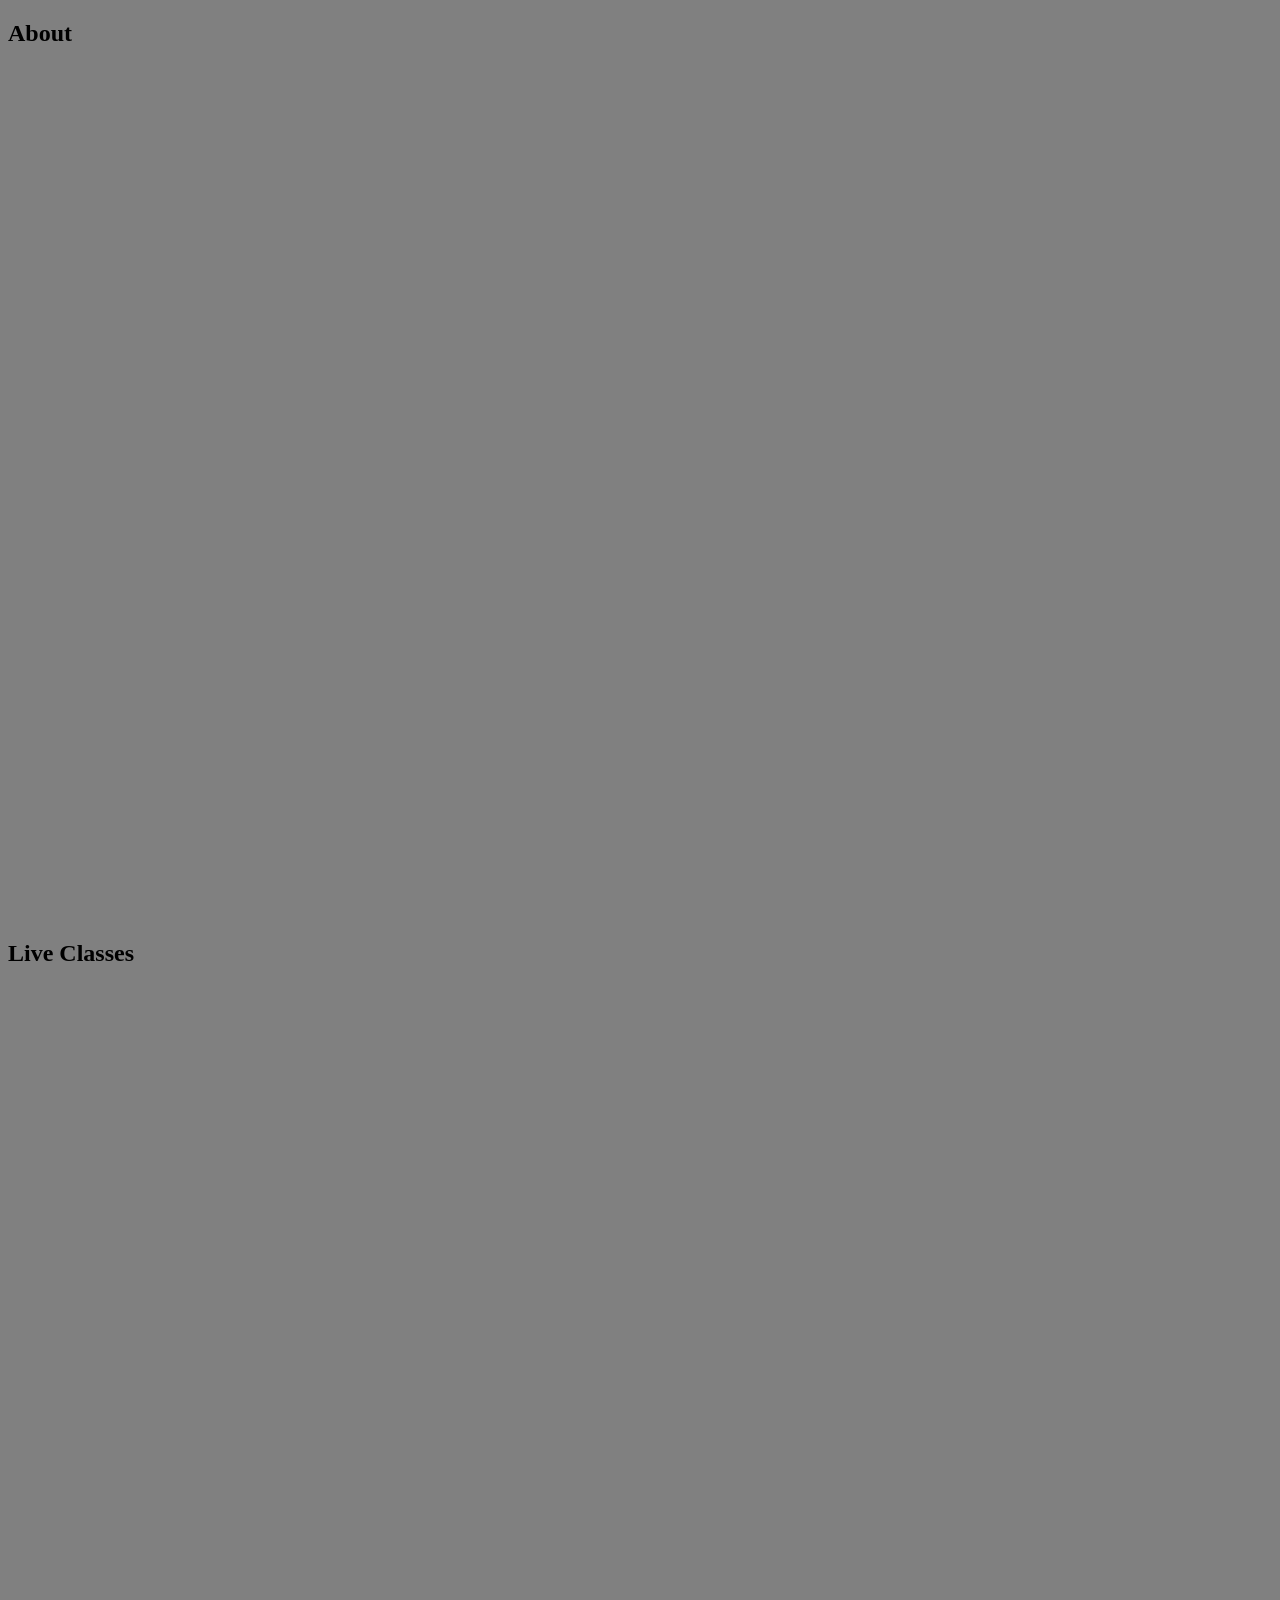
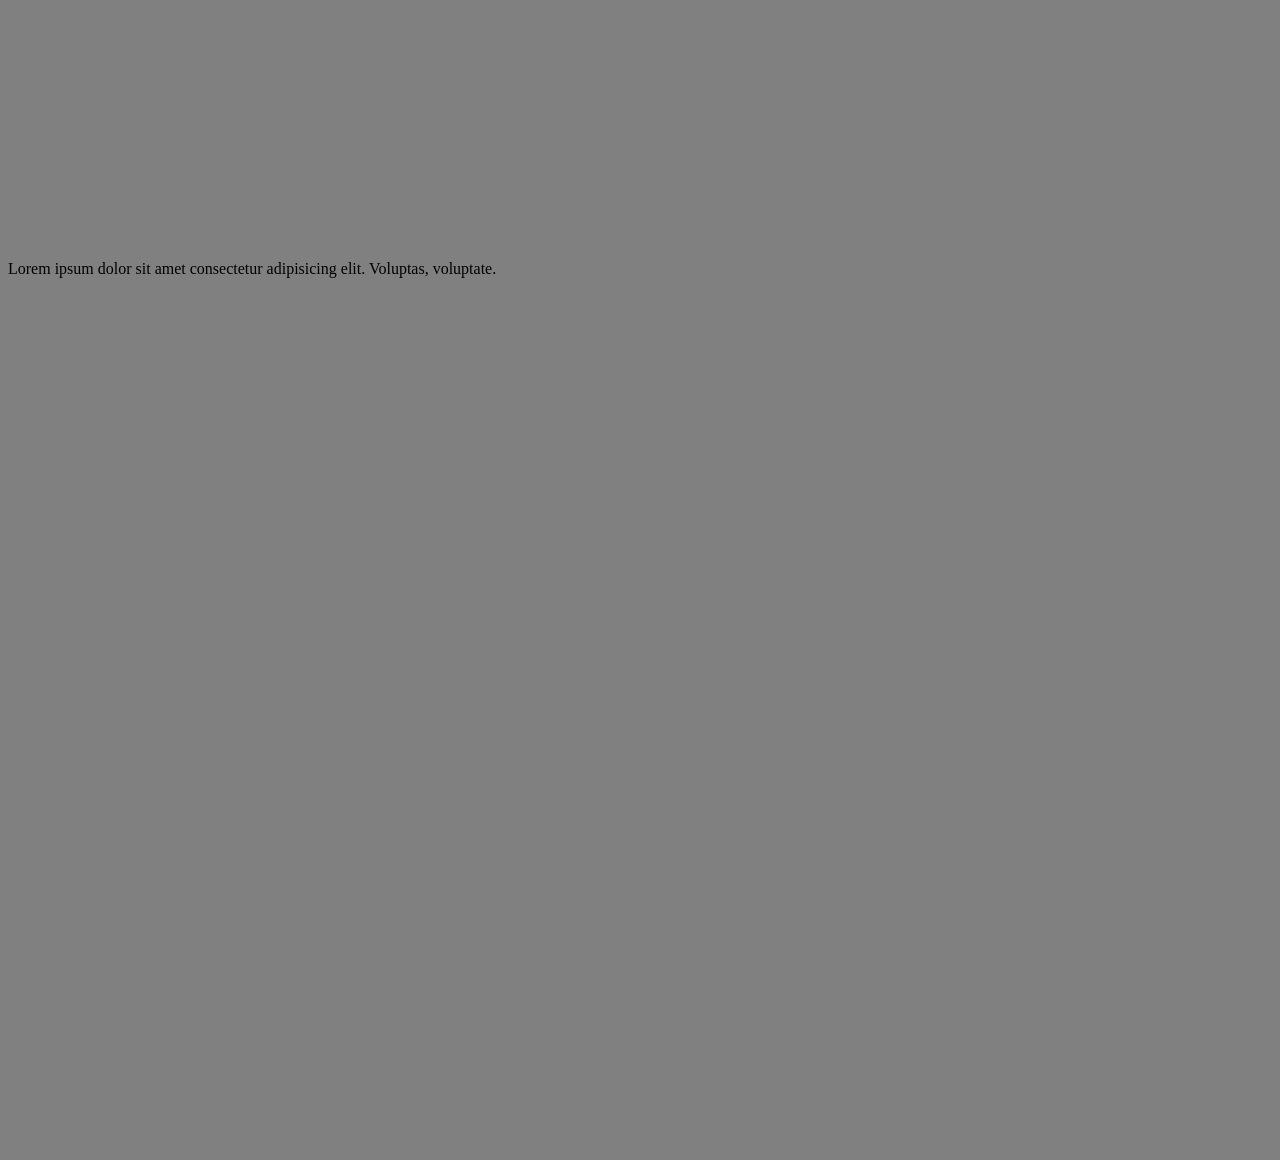
<file: index.html>
<!DOCTYPE html>
<html lang="en">
<head>
    <meta charset="UTF-8">
    <meta name="viewport" content="width=device-width, initial-scale=1.0">
    <title>Document</title>
    <link rel="stylesheet" href="style.css">
</head>
<body>
    <section>
        <div class="id">
            <th class="About">
                <h1>About</h1>
                <h2>Live Classes</h2>
                <p>Lorem ipsum dolor sit amet consectetur adipisicing elit. Voluptas, voluptate.</p>
            </th>
        </div>
    </section>
</body>
</html>
</file>
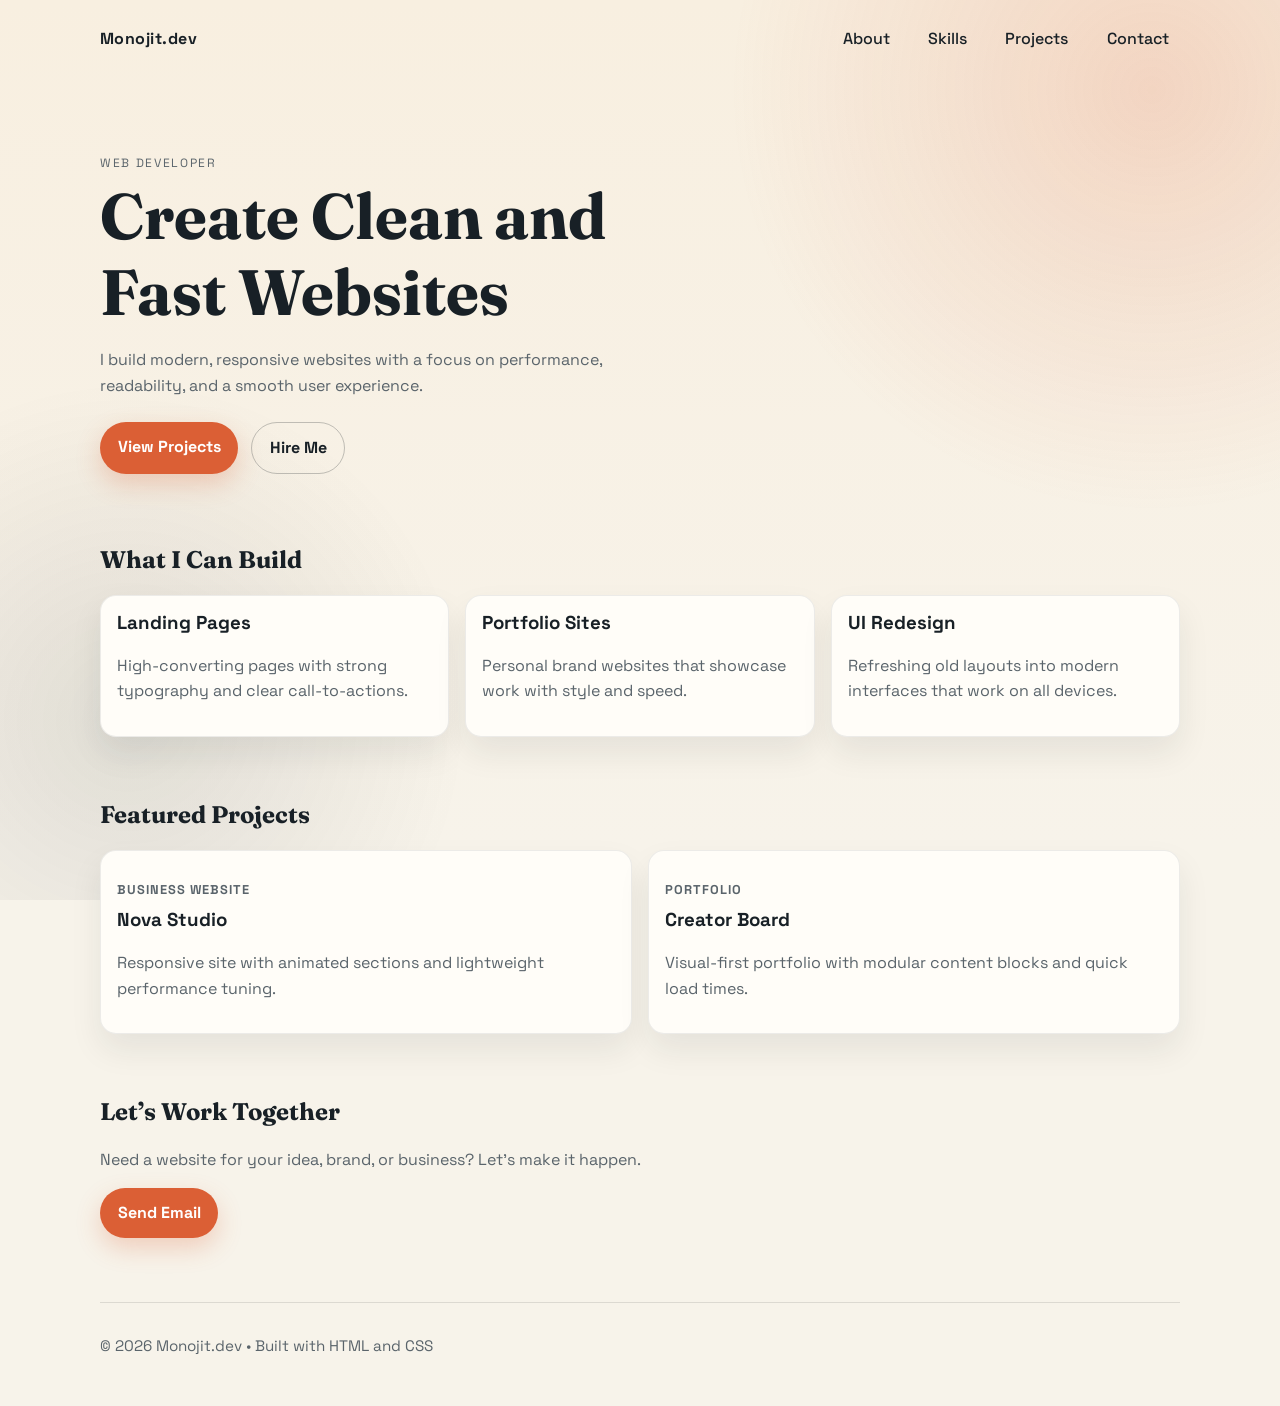
<file: dev/index.html>
<!doctype html>
<html lang="en">
    <head>
        <meta charset="UTF-8" />
        <meta name="viewport" content="width=device-width, initial-scale=1.0" />
        <title>Monojit.dev</title>
        <link rel="stylesheet" href="style.css" />
    </head>
    <body>
        <div class="page-bg"></div>

        <header class="topbar">
            <div class="brand">Monojit.dev</div>
            <nav class="nav-links">
                <a href="#about">About</a>
                <a href="#skills">Skills</a>
                <a href="#projects">Projects</a>
                <a href="#contact">Contact</a>
            </nav>
        </header>

        <main>
            <section class="hero" id="about">
                <p class="eyebrow">Web Developer</p>
                <h1>Create Clean and Fast Websites</h1>
                <p class="hero-copy">
                    I build modern, responsive websites with a focus on performance, readability, and a smooth user
                    experience.
                </p>
                <div class="hero-actions">
                    <a class="btn btn-primary" href="#projects">View Projects</a>
                    <a class="btn btn-ghost" href="#contact">Hire Me</a>
                </div>
            </section>

            <section class="section" id="skills">
                <h2>What I Can Build</h2>
                <div class="grid cards-3">
                    <article class="card">
                        <h3>Landing Pages</h3>
                        <p>High-converting pages with strong typography and clear call-to-actions.</p>
                    </article>
                    <article class="card">
                        <h3>Portfolio Sites</h3>
                        <p>Personal brand websites that showcase work with style and speed.</p>
                    </article>
                    <article class="card">
                        <h3>UI Redesign</h3>
                        <p>Refreshing old layouts into modern interfaces that work on all devices.</p>
                    </article>
                </div>
            </section>

            <section class="section" id="projects">
                <h2>Featured Projects</h2>
                <div class="grid cards-2">
                    <article class="project-card">
                        <p class="tag">Business Website</p>
                        <h3>Nova Studio</h3>
                        <p>Responsive site with animated sections and lightweight performance tuning.</p>
                    </article>
                    <article class="project-card">
                        <p class="tag">Portfolio</p>
                        <h3>Creator Board</h3>
                        <p>Visual-first portfolio with modular content blocks and quick load times.</p>
                    </article>
                </div>
            </section>

            <section class="section contact" id="contact">
                <h2>Let’s Work Together</h2>
                <p>Need a website for your idea, brand, or business? Let’s make it happen.</p>
                <a class="btn btn-primary" href="mailto:hello@monojit.dev">Send Email</a>
            </section>
        </main>

        <footer>
            <p>© 2026 Monojit.dev • Built with HTML and CSS</p>
        </footer>
    </body>
</html>
</file>
<file: style.css>
*{
    height: 100%;
    width: 100%;
    background-color: gray;
}
.About{
    background-color: aqua;
    justify-content: center;
    box-sizing: border-box;
    border-radius: 10px;
}
</file>
<file: dev/style.css>
@import url("https://fonts.googleapis.com/css2?family=Space+Grotesk:wght@400;500;700&family=Fraunces:opsz,wght@9..144,700&display=swap");

:root {
    --bg: #f7f3ea;
    --ink: #182026;
    --surface: #fffdf8;
    --brand: #db5f35;
    --brand-dark: #b44722;
    --muted: #5a646b;
    --ring: rgba(219, 95, 53, 0.25);
    --radius: 16px;
    --shadow: 0 16px 32px rgba(24, 32, 38, 0.08);
}

* {
    box-sizing: border-box;
}

html,
body {
    margin: 0;
    padding: 0;
}

body {
    font-family: "Space Grotesk", sans-serif;
    color: var(--ink);
    background: linear-gradient(180deg, #f8efe0 0%, var(--bg) 60%);
    min-height: 100vh;
    line-height: 1.6;
    overflow-x: hidden;
}

.page-bg {
    position: fixed;
    inset: 0;
    pointer-events: none;
    background-image: radial-gradient(circle at 90% 10%, rgba(219, 95, 53, 0.18), transparent 30%),
        radial-gradient(circle at 10% 80%, rgba(24, 32, 38, 0.1), transparent 25%);
    z-index: -1;
}

.topbar,
main,
footer {
    width: min(1080px, calc(100% - 2rem));
    margin-inline: auto;
}

.topbar {
    display: flex;
    justify-content: space-between;
    align-items: center;
    padding: 1.25rem 0;
}

.brand {
    font-weight: 700;
    letter-spacing: 0.03em;
}

.nav-links {
    display: flex;
    gap: 1rem;
}

.nav-links a {
    text-decoration: none;
    color: var(--ink);
    font-weight: 500;
    padding: 0.4rem 0.7rem;
    border-radius: 999px;
    transition: background-color 0.25s ease;
}

.nav-links a:hover {
    background-color: rgba(24, 32, 38, 0.08);
}

.hero {
    padding: 4rem 0 2.5rem;
    animation: rise 700ms ease both;
}

.eyebrow {
    text-transform: uppercase;
    letter-spacing: 0.14em;
    font-size: 0.75rem;
    color: var(--muted);
    margin-bottom: 0.25rem;
}

h1,
h2,
h3 {
    margin-top: 0;
    line-height: 1.2;
}

h1,
h2 {
    font-family: "Fraunces", serif;
}

h1 {
    font-size: clamp(2.2rem, 6vw, 4rem);
    max-width: 12ch;
    margin-bottom: 0.85rem;
}

.hero-copy {
    max-width: 56ch;
    color: var(--muted);
}

.hero-actions {
    display: flex;
    gap: 0.8rem;
    margin-top: 1.5rem;
}

.btn {
    display: inline-block;
    text-decoration: none;
    font-weight: 700;
    border-radius: 999px;
    padding: 0.75rem 1.1rem;
    transition:
        transform 0.2s ease,
        box-shadow 0.2s ease,
        background-color 0.2s ease;
}

.btn:hover {
    transform: translateY(-2px);
}

.btn-primary {
    color: #fff;
    background: var(--brand);
    box-shadow: 0 10px 24px var(--ring);
}

.btn-primary:hover {
    background: var(--brand-dark);
}

.btn-ghost {
    color: var(--ink);
    background: transparent;
    border: 1px solid rgba(24, 32, 38, 0.25);
}

.section {
    padding: 2rem 0;
    animation: rise 700ms ease both;
    animation-delay: 120ms;
}

.grid {
    display: grid;
    gap: 1rem;
}

.cards-3 {
    grid-template-columns: repeat(3, minmax(0, 1fr));
}

.cards-2 {
    grid-template-columns: repeat(2, minmax(0, 1fr));
}

.card,
.project-card {
    background: var(--surface);
    border: 1px solid rgba(24, 32, 38, 0.08);
    border-radius: var(--radius);
    padding: 1rem;
    box-shadow: var(--shadow);
}

.card p,
.project-card p,
.contact p {
    color: var(--muted);
}

.tag {
    display: inline-block;
    margin-bottom: 0.55rem;
    font-size: 0.8rem;
    letter-spacing: 0.08em;
    text-transform: uppercase;
    color: var(--brand-dark);
    font-weight: 700;
}

.contact {
    margin-bottom: 2rem;
}

footer {
    border-top: 1px solid rgba(24, 32, 38, 0.12);
    padding: 1rem 0 2rem;
    color: var(--muted);
    font-size: 0.95rem;
}

@keyframes rise {
    from {
        opacity: 0;
        transform: translateY(12px);
    }
    to {
        opacity: 1;
        transform: translateY(0);
    }
}

@media (max-width: 900px) {
    .cards-3,
    .cards-2 {
        grid-template-columns: 1fr;
    }

    .topbar {
        flex-direction: column;
        gap: 0.75rem;
        align-items: flex-start;
    }

    .hero-actions {
        flex-wrap: wrap;
    }
}

@media (max-width: 560px) {
    .nav-links {
        width: 100%;
        justify-content: space-between;
        gap: 0.25rem;
        flex-wrap: wrap;
    }

    .nav-links a {
        padding: 0.3rem 0.5rem;
    }
}
</file>
